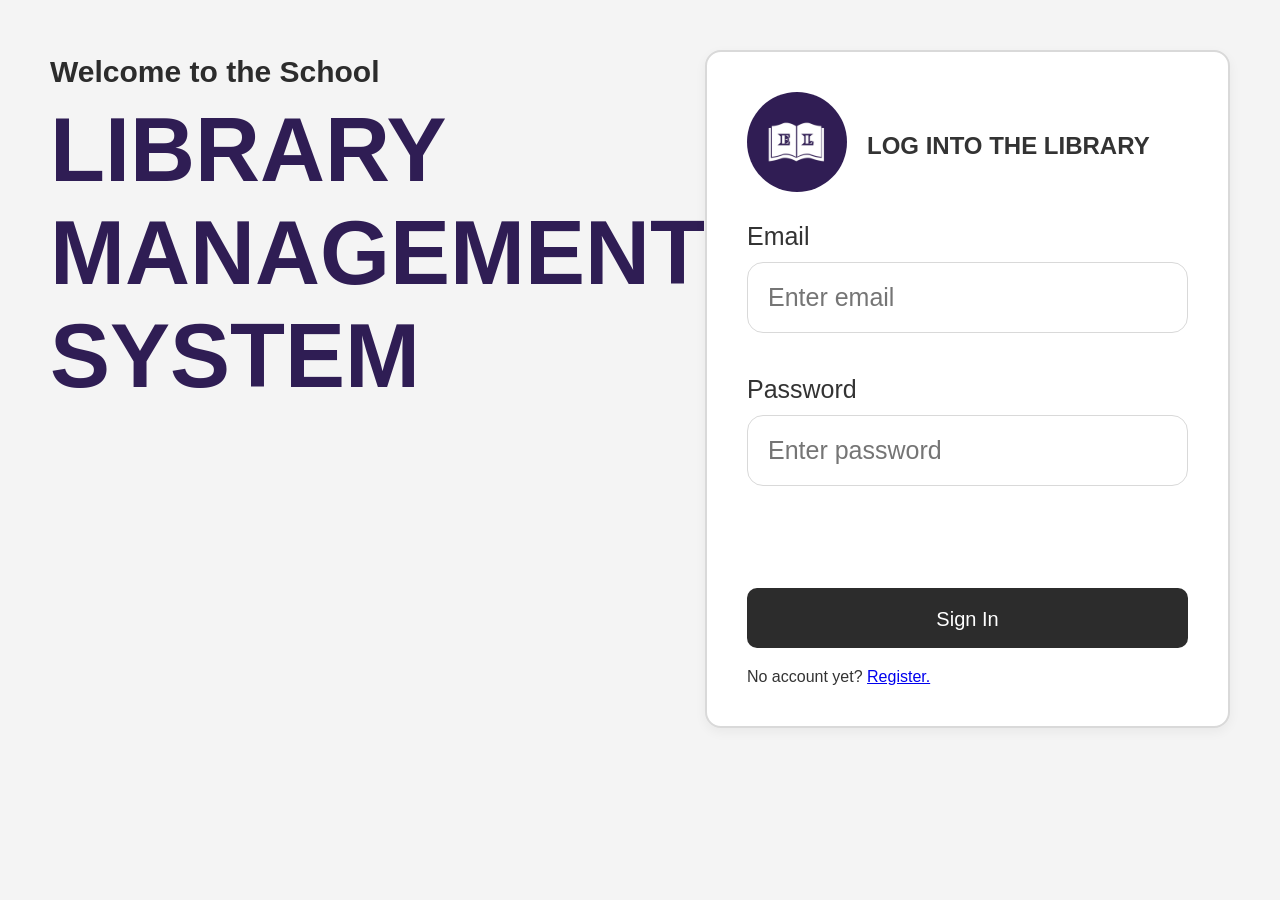
<file: login.html>
<!DOCTYPE html>
<html>

<head>
    <meta charset="UTF-8">
    <meta name="viewport" content="width=device-width, initial-scale=1.0">
    <title>Mini-Library</title>

    <link rel="stylesheet" href="styles.css">
</head>

<body>

    <div class="log-in-container">

        <!--Log-in Page-->
        <div class="login-content">

            <div class="header">
                <h3>Welcome to the School</h3>
                <h1>LIBRARY MANAGEMENT SYSTEM</h1>
            </div>

            <div class="login-form">

                <div class="form-title">
                    <img src="Images/logo.jpeg" alt="Reclaim">
                    <h2>LOG INTO THE LIBRARY</h2>
                </div>
                <form action="login.php" method="post">
                    <div class="form-group">
                        <label>Email</label>
                        <input type="text" placeholder="Enter email" id="email" name="email" required>
                    </div>

                    <div class="form-group">
                        <label>Password</label>
                        <input type="password" placeholder="Enter password" id="password" name="password" required>
                    </div>

                    <div class="sign-in">
                        <button type="submit">Sign In</button>
                    </div>

                    <div class="form-text">
                        <p>No account yet? <a href="#" id="openRegister">Register.</a></p>
                    </div>
                </form>

            </div>

        </div>



        <!--Pop ups-->
        <div id="register-confirmation" class="modal">

            <div class="register-content">

                <div class="card" onclick="goToRegister('admin')">
                    <img src="Images/Default_User_Profile.png" alt="Admin">
                    <h3>Admin</h3>
                </div>

                <div class="card" onclick="goToRegister('student')">
                    <img src="Images/Default_User_Profile.png" alt="Student">
                    <h3>Student</h3>
                </div>

            </div>

        </div>
    </div>

</body>

<script src="login.js"></script>

</html>
</file>
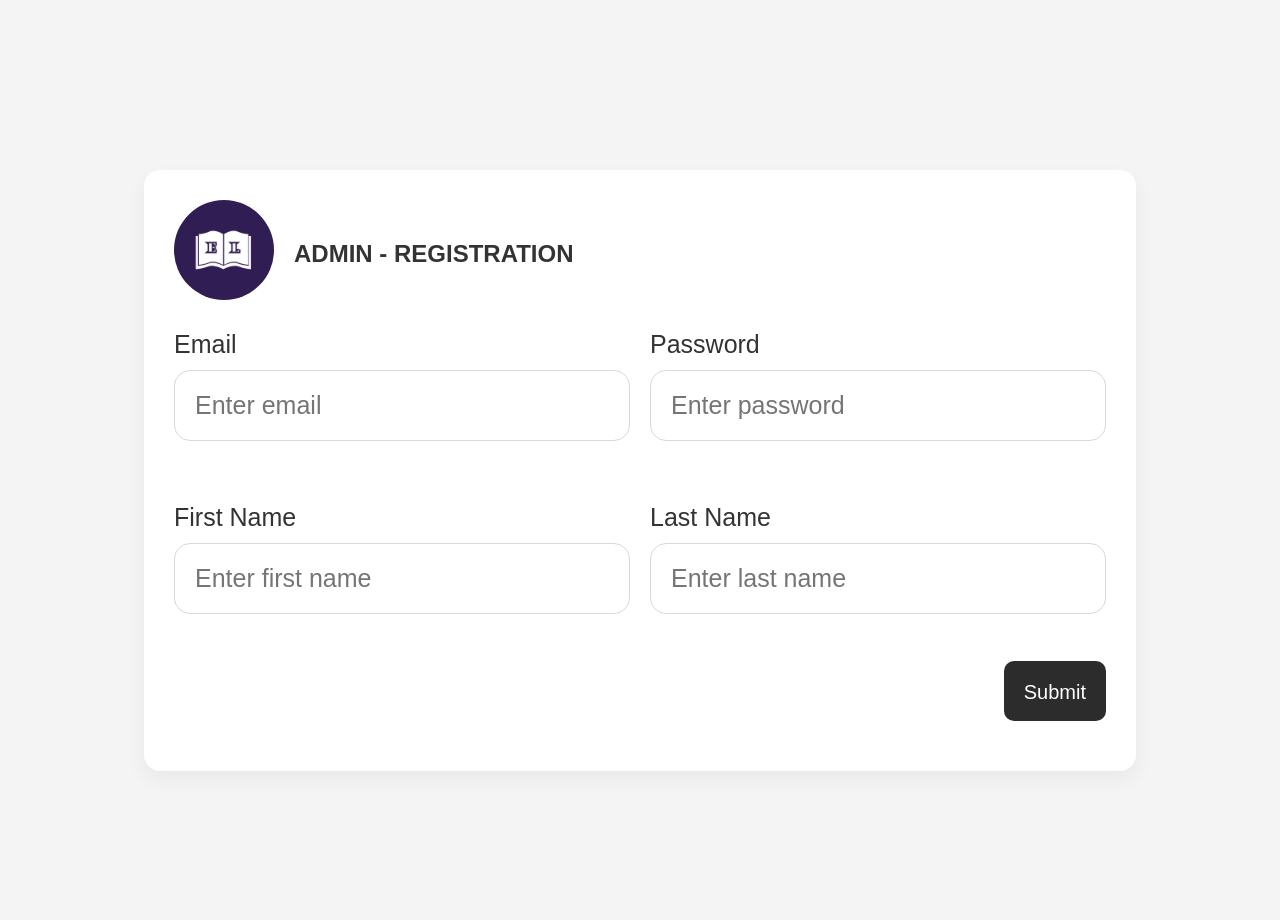
<file: register_admin.html>
<!DOCTYPE html>
<html>

<head>
    <meta charset="UTF-8">
    <meta name="viewport" content="width=device-width, initial-scale=1.0">
    <title>Reclaim</title>

    <link rel="stylesheet" href="styles.css">
</head>

<body>
    <div class="register-container">

        <!--Registration Page-->
        <div id="admin_registration" class="registration_page">
            <form action="register_admin.php" method="post">
                <div class="form-title">
                    <img src="Images/logo.jpeg" alt="Reclaim">
                    <h2>ADMIN - REGISTRATION</h2>
                </div>
                <div class="registration-content">

                    <div class="form-group">
                        <label>Email</label>
                        <input type="text" placeholder="Enter email" id="email" name="email" required>
                    </div>

                    <div class="form-group">
                        <label>Password</label>
                        <input type="password" placeholder="Enter password" id="password" name="password" required>
                    </div>

                    <div class="form-group">
                        <label>First Name</label>
                        <input type="text" placeholder="Enter first name" id="first_name" name="first_name" required>
                    </div>

                    <div class="form-group">
                        <label>Last Name</label>
                        <input type="text" placeholder="Enter last name" id="last_name" name="last_name" required>
                    </div>

                    <div class="form-action">
                        <button type="submit">Submit</button>
                    </div>

                </div>
            </form>
        </div>

    </div>
</body>

</html>
</file>
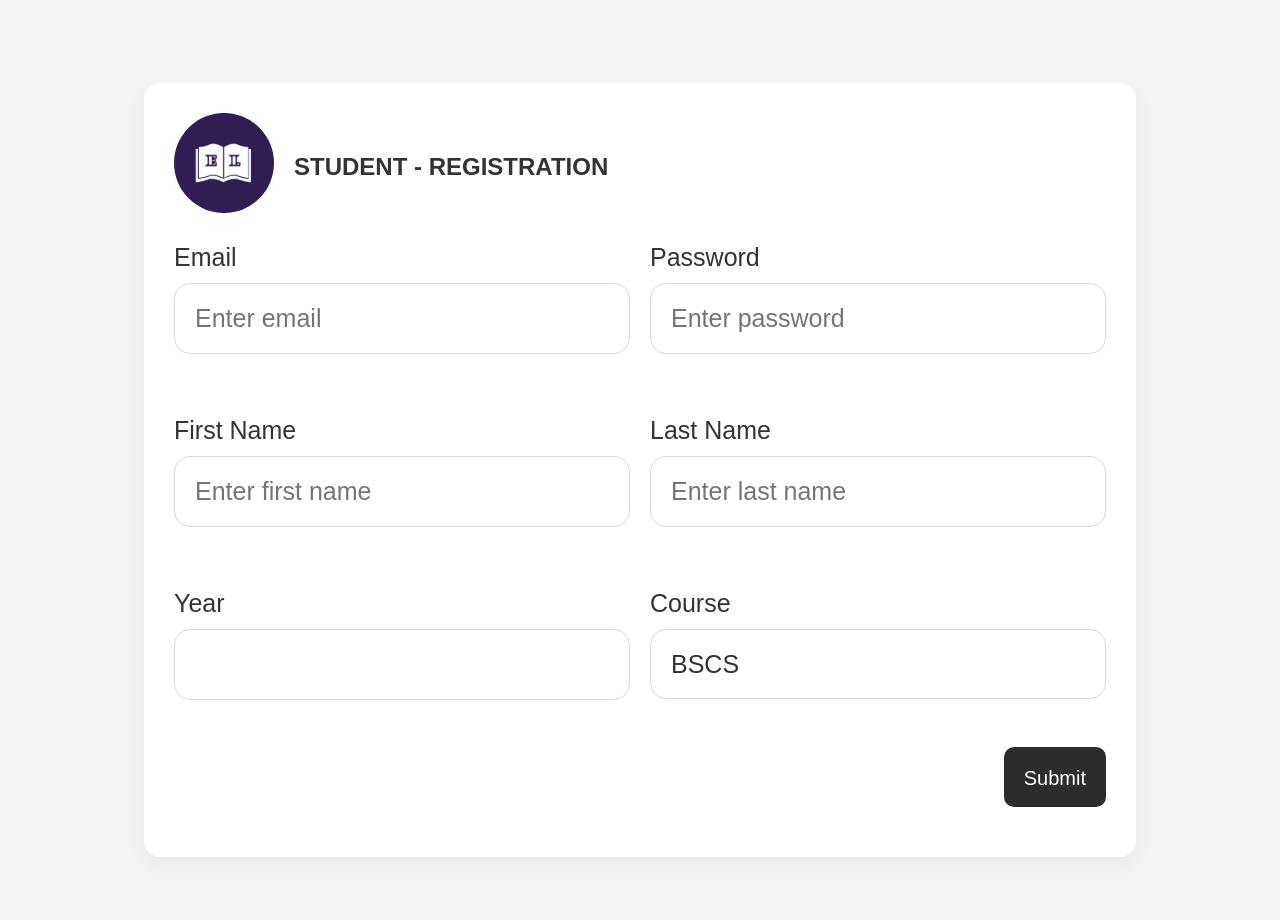
<file: register_student.html>
<!DOCTYPE html>
<html>

<head>
    <meta charset="UTF-8">
    <meta name="viewport" content="width=device-width, initial-scale=1.0">
    <title>Reclaim</title>

    <link rel="stylesheet" href="styles.css">
</head>

<body>
    <div class="register-container">

        <div id="student_registration" class="registration_page">
            <form action="register_student.php" method="post">
                <div class="form-title">
                    <img src="Images/logo.jpeg" alt="Reclaim">
                    <h2>STUDENT - REGISTRATION</h2>
                </div>
                <div class="registration-content">

                    <div class="form-group">
                        <label>Email</label>
                        <input type="text" placeholder="Enter email" id="email" name="email" required>
                    </div>

                    <div class="form-group">
                        <label>Password</label>
                        <input type="password" placeholder="Enter password" id="password" name="password" required>
                    </div>

                    <div class="form-group">
                        <label>First Name</label>
                        <input type="text" placeholder="Enter first name" id="first_name" name="first_name" required>
                    </div>

                    <div class="form-group">
                        <label>Last Name</label>
                        <input type="text" placeholder="Enter last name" id="last_name" name="last_name" required>
                    </div>

                    <div class="form-group">
                        <label>Year</label>
                        <input type="number" min="1" max="5" id="year" name="year" required>
                    </div>

                    <div class="form-group">
                        <label>Course</label>
                        <select name="course" id="dropdown" name="course" required>
                            <optgroup label="CCE">
                                <option value="BSCS">BSCS</option>
                                <option value="BSIT">BSIT</option>
                            </optgroup>
                        </select>
                    </div>

                    <div class="form-action">
                        <button type="submit">Submit</button>
                    </div>

                </div>
            </form>
        </div>

    </div>
</body>

</html>
</file>
<file: styles.css>
* {
    margin: 0;
    padding: 0;
    box-sizing: border-box;
    font-family: Arial, sans-serif;
}

body {
    background-color: #f4f4f4;
    color: #333;
    height: 100vh;
    padding: 20px;
}


/*-------------------- SIDEBAR --------------------*/
.container {
    display: flex;
}

.sidebar {
    position: sticky;
    top: 20px;
    width: 350px;
    height: calc(100vh - 40px);
    background-color: #ffffff;
    padding: 20px;
    border-radius: 16px;
    box-shadow: 0 4px 15px rgba(0, 0, 0, 0.05);
}

.logo {
    margin-bottom: 30px;
    font-size: 20px;
}

/* Navigation */
.nav-links {
    list-style: none;
}

/* Navigation List */
.nav-links li {
    margin: 10px 0;
}

/* Links */
.nav-links a {
    text-decoration: none;
    color: #333;
    font-size: 16px;
    display: flex;
    align-items: center;
    gap: 10px;
    padding: 18px 12px;
    border-radius: 100px;
    transition: 0.3s;
    padding-left: 15px;
}


.nav-links a.active {
    background-color: #E8DEF8;
}

/* Icons */
.nav-links img {
    width: 20px;
    height: 20px;
}

.divider {
    border: none;
    height: 1px;
    background-color: #ddd;
    margin: 20px 0;
}

.nav-links a:hover {
    background-color: #E8DEF8;
}

/*-------------------- CONTENT --------------------*/
.main-content {
    flex: 1;
    padding: 30px;
    background-color: #f4f4f4;
}


/*-------------------- BANNER --------------------*/
.banner {
    margin-top: -15px;
    display: flex;
    justify-content: space-between;
    align-items: center;
    background-color: #ffffff;
    padding: 10px 25px;
    border-radius: 12px;
    box-shadow: 0 4px 10px rgba(0, 0, 0, 0.05);
    margin-bottom: 20px;
}

/* Left side text */
.welcome-text {
    align-self: flex-start;
    margin-top: 10px;
    font-size: 24px;
    color: #333;
}

/* user info */
.user-info {
    display: flex;
    align-items: center;
    gap: 12px;
}

/* Profile picture */
.profile-pic {
    width: 40px;
    height: 40px;
    border-radius: 50%;
    object-fit: cover;
}

/* Username and role */
.user-text {
    display: flex;
    flex-direction: column;
    text-align: left;
}

.username {
    font-weight: bold;
    font-size: 14px;
    color: #333;
}

.role {
    font-size: 12px;
    color: gray;
}

/* Logout icon */
.logout-btn {
    display: flex;
    align-items: center;
    justify-content: center;
    padding: 6px;
    background-color: transparent;
    border: none;
    border-radius: 6px;
    cursor: pointer;
    transition: 0.3s;
    margin-left: 20px;

}

.logout-btn img {
    width: 20px;
    height: 20px;
}

.logout-btn:hover {
    background-color: #0000001a;
}


/*-------------------- OVERVIEW AREA --------------------*/

/* Container */
.overview-area {
    display: grid;
    grid-template-columns: repeat(auto-fit, minmax(180px, 1fr));
    gap: 20px;
    margin-bottom: 30px;
}

/* card style */
.overview-card {
    background-color: #ffffff;
    padding: 20px;
    border-radius: 12px;
    box-shadow: 0 4px 12px rgba(0, 0, 0, 0.05);
    text-align: center;
    transition: transform 0.2s;
    display: flex;
    flex-direction: column;
    align-items: center;
    cursor: pointer;
}

/* Hover */
.overview-card:hover {
    transform: translateY(-5px);
}

/* Icon */
.overview-card img {
    margin-top: 20px;
    width: 40px;
    height: 40px;
    margin-bottom: 18px;
}

/* Numbers */
.card-number {
    font-size: 28px;
    font-weight: bold;
    color: #333;
    margin-top: 6px;
}

/* Information */
.overview-card h3 {
    font-size: 16px;
    color: #666;
    margin-top: 4px;
}



/*-------------------- CONTENT AREA --------------------*/

/*------ Overview Graph ------ */
.content_overview {
    background-color: #fff;
    padding: 20px;
    border-radius: 12px;
    box-shadow: 0 4px 12px rgba(0, 0, 0, 0.05);
    display: none;
}

/* Center chart in content */
.content_overview canvas {
    display: block;
    margin: 20px auto;
    max-width: 250px;
    height: auto;
}

/* Graph */
#bookDonutChart {
    max-width: 500px;
    max-height: 500px;
    margin: auto;
}




/*------ Overview Books ------ */
.content_books {
    background-color: #fff;
    padding: 20px;
    border-radius: 12px;
    box-shadow: 0 4px 12px rgba(0, 0, 0, 0.05);
    display: none;
    flex-direction: column;
    gap: 20px;
}

/*------ Navigation ------*/
.books_navigation {
    display: flex;
    align-items: center;
    gap: 15px;
}

/* Search Bar */
.search-bar {
    display: flex;
    width: 60%;
    align-items: center;
    position: relative;
    height: 48px;
}

.search-bar input {
    width: 100%;
    padding: 0 40px;
    /* space for icons */
    height: 100%;
    border-radius: 28px;
    border: 1px solid #ECE6F0;
    font-size: 14px;
    background-color: #ECE6F0;
}

.search-bar input:focus {
    border-color: #ddcbe9;
    outline: none;
}

/* Icons inside search bar */
.search-icon.left {
    position: absolute;
    left: 12px;
    width: 30px;
    height: 30px;
}

.search-icon.right {
    position: absolute;
    right: 12px;
    width: 40px;
    height: 40px;
}

/* Add Book Button */
.add-book-btn {
    display: flex;
    align-items: center;
    gap: 8px;
    padding: 0 16px;
    height: 48px;
    border: none;
    border-radius: 28px;
    background-color: #E8DEF8;
    color: #4A4459;
    font-size: 14px;
    font-weight: bold;
    cursor: pointer;
    transition: 0.3s;
    white-space: nowrap;
    margin-left: auto;
    /* pushes it to the right */

}

.add-book-btn img {
    width: 18px;
    height: 18px;
}

.add-book-btn:hover {
    background-color: #d8c7f3;
}

/* Books Container */
.books-container {
    display: grid;
    grid-template-columns: repeat(auto-fill, minmax(160px, 1fr));
    gap: 20px;
}



/*------ Book containers ------*/

.books-instance {
    background-color: #f9f9f9;
    border-radius: 12px;
    padding: 12px;
    text-align: center;
    box-shadow: 0 2px 8px rgba(0, 0, 0, 0.05);
}

.books-instance img.book-cover {
    width: 100%;
    height: 180px;
    object-fit: cover;
    border-radius: 8px;
    margin-bottom: 8px;
}

.books-instance h2 {
    font-size: 16px;
    margin: 5px 0;
}

.books-instance p {
    font-size: 12px;
    color: #666;
}

/* Push buttons to the right */
.book-actions {
    display: flex;
    align-items: center;
    gap: 10px;
    margin-left: auto;
    /* key line */
}

/* Sort button */
.sort-book-btn {
    width: 48px;
    height: 48px;
    border: none;

    background-color: transparent;
    display: flex;
    align-items: center;
    justify-content: center;
    cursor: pointer;
}






/*------ Book Container ------*/
/* Books grid */
.books-container {
    display: grid;
    grid-template-columns: repeat(auto-fill, minmax(180px, 1fr));
    gap: 20px;
}

/* Book card */
.books-instance {
    background-color: #ffffff;
    border-radius: 12px;
    padding: 12px;
    box-shadow: 0 2px 8px rgba(0, 0, 0, 0.05);
    display: flex;
    flex-direction: column;
    transition: 0.3s;
}

/* Hover effect */
.books-instance:hover {
    transform: translateY(-5px);
    box-shadow: 0 6px 16px rgba(0, 0, 0, 0.1);
}

/* Book cover */
.book-cover {
    width: 100%;
    height: 180px;
    object-fit: cover;
    border-radius: 8px;
    margin-bottom: 10px;
}

/* Title */
.books-instance h2 {
    font-size: 16px;
    margin-bottom: 5px;
    color: #333;
}

/* Description */
.books-instance p {
    font-size: 13px;
    color: #666;
}

/* Status badge */
.status {
    margin-top: 10px;
    align-self: center;
    padding: 4px 10px;
    border-radius: 20px;
    font-size: 12px;
    font-weight: bold;
}

/* Available */
.status.available {
    background-color: #e6f7ee;
    color: #2e7d32;
}

/* Overdue */
.status.overdue {
    background-color: #fdecea;
    color: #c62828;
}

/* Borrowed */
.status.borrowed {
    background-color: #e3f2fd;
    color: #1565c0;
}






/*------ Overview Members ------ */


.content_Members {
    background-color: #fff;
    padding: 20px;
    border-radius: 12px;
    box-shadow: 0 4px 12px rgba(0, 0, 0, 0.05);
    display: flex;
    flex-direction: column;
    gap: 20px;
}

.members_navigation {
    display: flex;
    align-items: center;
    gap: 15px;
}






/*------ Members Container ------*/
.members-container {
    display: flex;
    flex-direction: column;
    gap: 15px;
}

/* Each member row */
.members-instance {
    width: 100%;
    background-color: #ffffff;
    padding: 15px 20px;
    border-radius: 12px;
    box-shadow: 0 2px 8px rgba(0, 0, 0, 0.05);

    display: flex;
    align-items: center;
    justify-content: space-between;
    /* pushes button right */
    transition: 0.2s;
}

/* Hover effect */
.members-instance:hover {
    transform: translateY(-2px);
    box-shadow: 0 4px 12px rgba(0, 0, 0, 0.08);
}

/* Left side (name + ID) */
.member-info {
    display: flex;
    flex-direction: column;
}

.member-info h2 {
    font-size: 16px;
    color: #333;
    margin-bottom: 4px;
}

.member-info p {
    font-size: 13px;
    color: #666;
}

/* Button */
.view-btn {
    padding: 8px 16px;
    border: none;
    border-radius: 8px;
    background-color: #34344a;
    color: #fff;
    font-size: 13px;
    cursor: pointer;
    transition: 0.3s;
}

/* Hover */
.view-btn:hover {
    background-color: #4a4a63;
}





/*------ Overview Borrow ------ */



.content_borrow {
    background-color: #fff;
    padding: 20px;
    border-radius: 12px;
    box-shadow: 0 4px 12px rgba(0, 0, 0, 0.05);
    display: none;
    flex-direction: column;
    gap: 20px;
}

/* Container */
.borrow-container {
    display: flex;
    flex-direction: column;
    gap: 15px;
}

/* Each borrow row */
.borrow-instance {
    width: 100%;
    background-color: #ffffff;
    padding: 18px 22px;
    border-radius: 12px;
    box-shadow: 0 2px 8px rgba(0, 0, 0, 0.05);

    display: flex;
    justify-content: space-between;
    align-items: center;
    transition: 0.2s;
}

/* Hover */
.borrow-instance:hover {
    transform: translateY(-2px);
    box-shadow: 0 4px 12px rgba(0, 0, 0, 0.08);
}

/* General Information*/
.borrow-info {
    display: flex;
    align-items: flex-start;
    gap: 16px;
}

.borrow-info img {
    width: 15%;
    height: 100%;
    border-radius: 8px;
    object-fit: cover;
}

/* Title  */
.borrow-info h2 {
    grid-column: span 2;
    /* takes full row */
    font-size: 16px;
    color: #333;
    margin-bottom: 6px;
}

.borrow-info p {
    font-size: 13px;
    color: #666;
}

/* Status */
.status {
    padding: 6px 14px;
    border-radius: 20px;
    font-size: 12px;
    font-weight: bold;
    text-align: center;
}



/* Status colors */
.status.overdue {
    background-color: rgba(255, 99, 132, 0.15);
    color: #ff6384;
}

.status.returned {
    background-color: rgba(75, 192, 192, 0.15);
    color: #4bc0c0;
}

.status.borrowed {
    background-color: rgba(255, 206, 86, 0.2);
    color: #ff9f40;
}


/* -------------------- POP UPS -------------------- */

/* Modal base */
.modal {
    display: flex;
    position: fixed;
    top: 0;
    left: 0;
    width: 100%;
    height: 100%;
    background: rgba(0, 0, 0, 0.5);
    z-index: 2000;
}

.delete-btn {
    padding: 6px 12px;
    border: none;
    border-radius: 8px;
    background-color: #ff4d4d;
    color: white;
    cursor: pointer;
    margin-left: 8px;
    transition: 0.2s;
}

.delete-btn:hover {
    background-color: #e60000;
}

.modal-content {
    background: white;
    width: 400px;
    margin: 5% auto;
    padding: 20px;
    border-radius: 12px;
    max-height: 90vh;
    overflow-y: auto;
}

.close {
    float: right;
    font-size: 22px;
    cursor: pointer;
}

h2 {
    margin-bottom: 15px;
}

.form-group {
    display: flex;
    flex-direction: column;
    margin-bottom: 10px;
}

label {
    font-size: 14px;
    margin-bottom: 3px;
}

input,
select,
textarea {
    padding: 8px;
    border: 1px solid #ccc;
    border-radius: 6px;
}

textarea {
    resize: none;
    height: 60px;
}

.form-actions {
    display: flex;
    justify-content: space-between;
    margin-top: 15px;
}

.form-actions button {
    width: 100%;
    height: 50px;
    font-size: 100%;
}

button {
    padding: 8px 12px;
    border: none;
    border-radius: 6px;
    cursor: pointer;
}

button[type="submit"] {
    background: #2C2C2C;
    color: white;
}

/* Image preview */
.form-group {
    display: flex;
    flex-direction: column;
    gap: 6px;
    margin-bottom: 12px;
}

.image-preview {
    width: 120px;
    height: 160px;
    object-fit: cover;
    border-radius: 8px;
    margin-top: 10px;
    display: none;
    /* hidden until image selected */
    border: 1px solid #ddd;
}

/* modal settings */
#membersModal .modal-content {
    align-self: center;
    height: 60%;
}

#borrowModal .modal-content {
    align-self: center;
    height: 55%;
}

/* modal activators */

#bookModal {
    display: none;
}

#membersModal {
    display: none;
}

#borrowModal {
    display: none;
}



/*-------------------- Informational popups --------------------*/

/* Members */
.member-header {
    display: flex;
    justify-content: space-between;
    align-items: center;
    margin-bottom: 15px;
}

.member-header h1 {
    font-size: 20px;
}

/* Info rows */
.info-row {
    display: flex;
    justify-content: space-between;
    padding: 8px 0;
    border-bottom: 1px solid #eee;
}

.info-row span {
    font-weight: bold;
    color: #555;
}

.info-row p {
    color: #333;
}

/* Edit button */
.edit-btn {
    padding: 6px 12px;
    border: none;
    border-radius: 8px;
    background-color: #E8DEF8;
    cursor: pointer;
}

/* Books */

.book-info-cover {
    width: 120px;
    height: 160px;
    object-fit: cover;
    border-radius: 10px;
}

.book-header {
    display: flex;
    gap: 15px;
    align-items: center;
    margin-bottom: 15px;
}

.book-title-section h1 {
    font-size: 18px;
    margin-bottom: 8px;
}

/* Borrow info */
.borrow-info-cover {
    width: 90px;
    height: 120px;
    object-fit: cover;
    border-radius: 8px;
}

.borrow-header {
    display: flex;
    gap: 15px;
    align-items: center;
    margin-bottom: 15px;
}



/* Modal Activators */

.MemberInfoModal {
    display: none;
    position: fixed;
    inset: 0;
    background: rgba(0, 0, 0, 0.5);
    z-index: 1000;
    justify-content: center;
    align-items: center;
}

.BookInfoModal {
    display: none;
    position: fixed;
    inset: 0;
    background: rgba(0, 0, 0, 0.5);
    z-index: 1000;
    justify-content: center;
    align-items: center;
}

.BorrowInfoModal {
    display: none;
    position: fixed;
    inset: 0;
    background: rgba(0, 0, 0, 0.5);

    justify-content: center;
    align-items: center;
}

/* confirmation of deletion */
#confirmDeleteModal {
    z-index: 3000;
    display: none;
}

#confirmDeleteBtn:hover {
    background-color: #c62828;
}


.modal-content-delete {
    background: white;
    width: 400px;
    margin: 5% auto;
    padding: 20px;
    border-radius: 12px;
    height: 18%;
    overflow-y: auto;
    align-self: center;
}


/*LOG IN PAGE*/
.login-content {
    display: flex;
    flex: 1;
    padding: 30px;
}

.header {
    display: flex;
    flex-direction: column;
    text-align: left;
    width: 60%;
}

.header h1 {
    margin-top: 10px;
    font-size: 90px;
    color: #2F1D54;
}

.header h3 {
    margin-top: 5px;
    font-size: 30px;
    color: #2C2C2C;
}

.header p {
    width: 90%;
    margin-top: 20px;
    font-size: 18px;
    color: #757575;
}

.login-form {
    display: flex;
    flex-direction: column;

    width: 650px;
    max-width: 90%;

    background-color: #ffffff;
    padding: 40px;
    border: solid 2px #d9d9d9;
    border-radius: 16px;
    box-shadow: 0 4px 12px rgba(0, 0, 0, 0.05);

    text-align: left;
}

.form-title {
    display: flex;
    flex-direction: row;
    gap: 20px;
}

.form-title h2 {
    margin-top: 40px;
}

.form-title img {
    height: 100px;
    width: 100px;
    border-radius: 100px;

}

.form-group {
    display: flex;
    flex-direction: column;
}

.form-group label {
    font-size: 25px;
    margin-bottom: 5px;
    margin-top: 30px;
}

.form-group input {
    font-size: 25px;
    width: 100%;
    padding: 20px;
    border: solid 1px #d9d9d9;
    border-radius: 16px;
}

.form-group select {
    width: 100%;
    padding: 20px;
    font-size: 25px;

    border: 1px solid #d9d9d9;
    border-radius: 16px;

    background-color: white;
    color: #333;

    cursor: pointer;

    appearance: none;
    -webkit-appearance: none;
    -moz-appearance: none;
}

.form-action {
    display: flex;
    justify-content: flex-end;
    margin-top: 15px;
    grid-column: span 2;
}

.form-action button {
    width: 100%;
    height: 60px;
    font-size: 100%;
}

button {
    padding: 12px;
    border: none;
    border-radius: 10px;
    cursor: pointer;
}

.sign-in button[type="submit"] {
    margin-top: 90px;
    margin-bottom: 20px;
    height: 60px;
    width: 100%;
    padding: 20px;
    background: #2C2C2C;
    color: white;
    font-size: 20px;
}

.sign-in button[type="submit"]:active {
    background-color: #757575;
    border: 1px solid #2C2C2C;
}


.register-content {
    display: flex;
    flex-direction: row;
    justify-content: center;
    align-items: center;
    gap: 20px;
    padding: 20px;

    background-color: #ffffff;
    border-radius: 10px
}

.card:hover {
    cursor: pointer;
    transform: translateY(-5px);
    box-shadow: 0 8px 20px rgba(0, 0, 0, 0.15);
}

.card {
    display: flex;
    flex-direction: column;
    text-align: center;
    align-items: center;
    padding: 20px;
    width: fit-content;
    height: fit-content;
    border: 2px solid #d9d9d9;
    border-radius: 10px;
    transition: 0.3s;
}

.card img {
    margin-bottom: 20px;
    height: 100px;
    width: 100px;
}

#register-confirmation {
    display: none;
}

#register-confirmation.modal {
    display: none;
    position: fixed;
    top: 0;
    left: 0;
    width: 100%;
    height: 100%;

    background: rgba(0, 0, 0, 0.5);
    z-index: 2000;

    justify-content: center;
    align-items: center;
}

.register-container {
    display: flex;
    justify-content: center;
    align-items: center;
    min-height: 100vh;
}

.registration_page {
    background: #ffffff;
    padding: 30px;
    border-radius: 16px;
    width: 80%;
    box-shadow: 0 8px 20px rgba(0, 0, 0, 0.05);
}

.registration-content {
    display: grid;
    grid-template-columns: 1fr 1fr;
    gap: 20px;
}

.form-action button[type="submit"] {
    margin-bottom: 20px;
    height: 60px;
    width: auto;
    padding: 20px;
    background: #2C2C2C;
    color: white;
    font-size: 20px;
}
</file>
